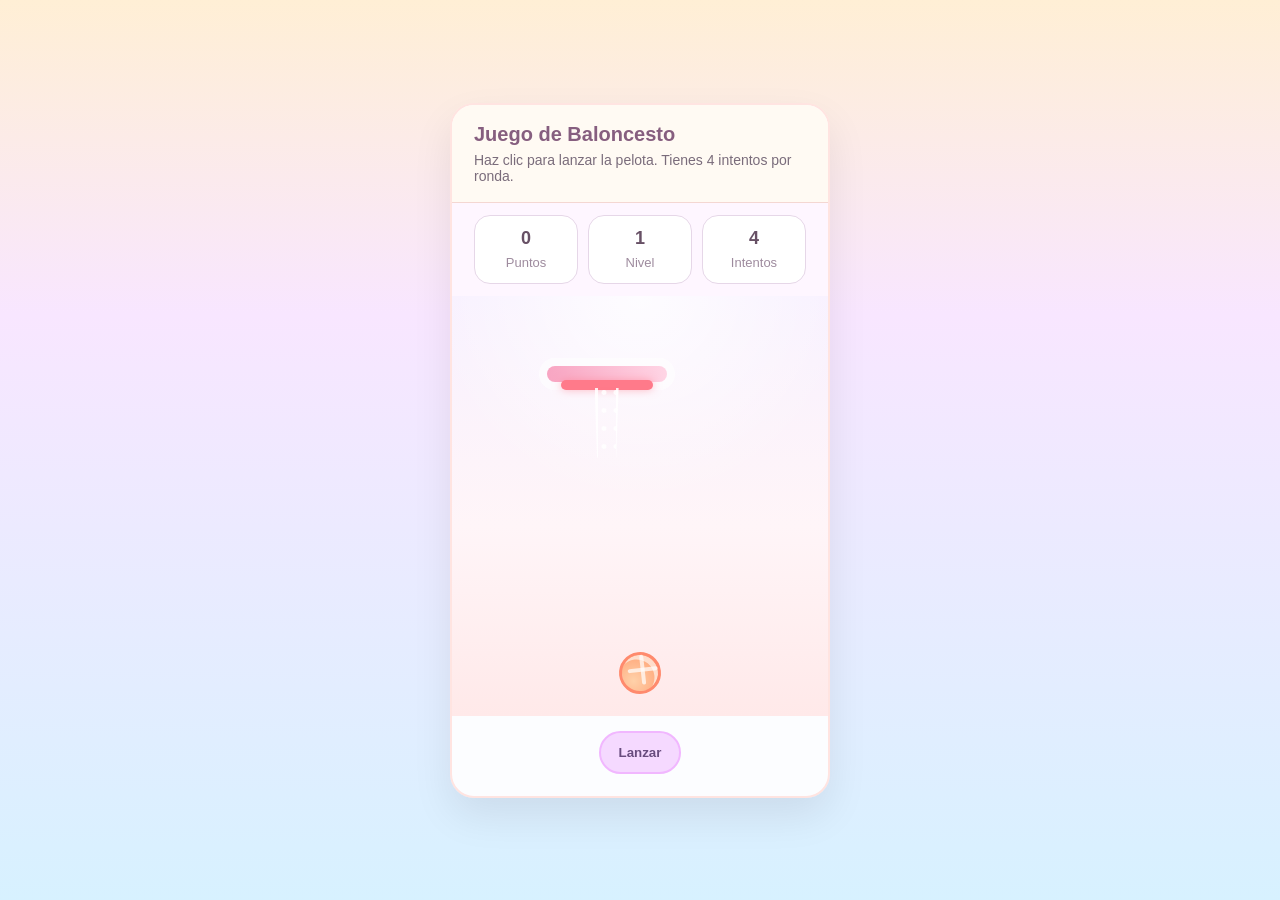
<file: juego-basquet.html>
<!DOCTYPE html>
<html lang="es">
<head>
  <meta charset="UTF-8" />
  <meta name="viewport" content="width=device-width, initial-scale=1.0" />
  <title>Juego de Baloncesto Pastel</title>
  <style>
    * {
      box-sizing: border-box;
      margin: 0;
      padding: 0;
      font-family: "Segoe UI", Tahoma, Geneva, Verdana, sans-serif;
    }

    body {
      min-height: 100vh;
      background: linear-gradient(180deg, #ffefd5 0%, #f8e6ff 35%, #d7f1ff 100%);
      display: flex;
      justify-content: center;
      align-items: center;
      padding: 20px;
    }

    .game-shell {
      width: 380px;
      background: rgba(255, 255, 255, 0.9);
      border: 2px solid #ffe4e1;
      border-radius: 24px;
      box-shadow: 0 18px 40px rgba(0, 0, 0, 0.08);
      overflow: hidden;
    }

    .header {
      padding: 18px 22px;
      background: #fffaf3;
      border-bottom: 1px solid #f4d7d2;
    }

    .header h1 {
      font-size: 20px;
      color: #865e7f;
      margin-bottom: 6px;
    }

    .header p {
      color: #7a6c7b;
      font-size: 14px;
    }

    .status-row {
      display: flex;
      justify-content: space-between;
      padding: 12px 22px;
      background: #fef6ff;
      gap: 10px;
    }

    .status-card {
      background: #fff;
      border: 1px solid #e6d7e8;
      border-radius: 16px;
      padding: 12px;
      width: 100%;
      text-align: center;
    }

    .status-card strong {
      display: block;
      font-size: 18px;
      color: #675065;
      margin-bottom: 4px;
    }

    .status-card span {
      color: #9e8b9e;
      font-size: 13px;
    }

    .court {
      position: relative;
      width: 100%;
      height: 420px;
      background: radial-gradient(circle at top, rgba(255, 255, 255, 0.8), transparent 45%),
        linear-gradient(180deg, #f8f1ff 0%, #fff5f8 55%, #ffe9e9 100%);
      overflow: hidden;
    }

    .hoop {
      position: absolute;
      width: 120px;
      height: 16px;
      top: 70px;
      left: 50px;
      border-radius: 20px;
      background: linear-gradient(90deg, #f8a5c2, #ffd5e5);
      box-shadow: 0 0 0 8px rgba(255, 255, 255, 0.6);
      transform-origin: center;
      animation: sway 2.2s ease-in-out infinite;
    }

    .rim {
      position: absolute;
      top: 14px;
      left: 50%;
      transform: translateX(-50%);
      width: 92px;
      height: 10px;
      border-radius: 40px;
      background: #ff7a8a;
      box-shadow: 0 0 8px rgba(255, 122, 138, 0.5);
    }

    .net {
      position: absolute;
      top: 22px;
      left: 50%;
      transform: translateX(-50%);
      width: 24px;
      height: 70px;
      border-left: 3px solid rgba(255, 255, 255, 0.9);
      border-right: 3px solid rgba(255, 255, 255, 0.9);
      background-image: radial-gradient(circle at 50% 25%, rgba(255, 255, 255, 0.85) 2px, transparent 3px);
      background-size: 12px 18px;
      opacity: 0.95;
      clip-path: polygon(0 0, 100% 0, 90% 100%, 10% 100%);
    }

  .aim-line {
  display: none;
}

    .ball {
      position: absolute;
      width: 42px;
      height: 42px;
      border-radius: 50%;
      background: radial-gradient(circle at 30% 30%, #ffd1a9, #ff9b6d);
      box-shadow: inset -4px -4px 0 rgba(255, 255, 255, 0.6);
      border: 3px solid #ff8a6d;
      left: calc(50% - 21px);
      bottom: 22px;
      transition: transform 0.2s ease;
    }

    .ball::before,
    .ball::after {
      content: "";
      position: absolute;
      background: rgba(255, 255, 255, 0.7);
      border-radius: 999px;
    }

    .ball::before {
      width: 30px;
      height: 4px;
      top: 19px;
      left: 6px;
    }

    .ball::after {
      width: 4px;
      height: 30px;
      top: 6px;
      left: 19px;
    }

    .message {
      position: absolute;
      left: 50%;
      top: 50%;
      transform: translate(-50%, -50%);
      background: rgba(255, 255, 255, 0.95);
      color: #8a7598;
      border: 1px solid #e2d6e7;
      padding: 16px 18px;
      border-radius: 18px;
      text-align: center;
      width: 84%;
      display: none;
    }

    .message.visible {
      display: block;
    }

    .message span {
      display: block;
      margin-bottom: 10px;
      font-size: 16px;
    }

    .message button {
      border: none;
      background: #ffb3c8;
      color: #6b3d5a;
      padding: 10px 16px;
      border-radius: 999px;
      cursor: pointer;
      font-weight: 600;
    }

    .footer {
      padding: 15px 22px 22px;
      display: flex;
      justify-content: center;
      gap: 12px;
      flex-wrap: wrap;
    }

    .action-btn {
      cursor: pointer;
      background: #f5d9ff;
      color: #684c7e;
      border: 2px solid #f1b7ff;
      border-radius: 999px;
      padding: 12px 18px;
      font-weight: 700;
      transition: transform 0.2s ease, background 0.2s ease;
    }

    .action-btn:hover {
      transform: translateY(-2px);
      background: #ffebf7;
    }

    @keyframes sway {
      0%, 100% { transform: translateX(-50%) rotate(-8deg); }
      50% { transform: translateX(-50%) rotate(8deg); }
    }
  </style>
</head>
<body>
  <div class="game-shell">
    <div class="header">
      <h1>Juego de Baloncesto</h1>
      <p>Haz clic para lanzar la pelota. Tienes 4 intentos por ronda.</p>
    </div>
    <div class="status-row">
      <div class="status-card">
        <strong id="score">0</strong>
        <span>Puntos</span>
      </div>
      <div class="status-card">
        <strong id="level">1</strong>
        <span>Nivel</span>
      </div>
      <div class="status-card">
        <strong id="tries">4</strong>
        <span>Intentos</span>
      </div>
    </div>
    <div class="court" id="court">
      <div class="hoop" id="hoop">
        <div class="rim"></div>
        <div class="net"></div>
      </div>
      <div class="aim-line" id="aimLine"></div>
      <div class="ball" id="ball"></div>
      <div class="message" id="message">
        <span id="messageText">¡Listo para lanzar!</span>
        <button id="restartBtn">Reiniciar</button>
      </div>
    </div>
    <div class="footer">
      <button class="action-btn" id="launchBtn">Lanzar</button>
    </div>
  </div>
  <script>
    const hoop = document.getElementById('hoop');
    const ball = document.getElementById('ball');
    const scoreEl = document.getElementById('score');
    const levelEl = document.getElementById('level');
    const triesEl = document.getElementById('tries');
    const message = document.getElementById('message');
    const messageText = document.getElementById('messageText');
    const launchBtn = document.getElementById('launchBtn');
    const restartBtn = document.getElementById('restartBtn');
    const court = document.getElementById('court');
    const aimLine = document.getElementById('aimLine');

    let score = 0;
    let level = 1;
    let tries = 4;
    let isThrowing = false;
    let hoopSpeed = 1.8;
    let hoopDirection = 1;
    let hoopVertical = false;
    let verticalDirection = 1;
    let hoopX = 50;
    let hoopY = 70;
    let ballLeft = 0;
    let ballStartLeft = 0;
    let animationFrame;

    function updateStatus() {
      scoreEl.textContent = score;
      levelEl.textContent = level;
      triesEl.textContent = tries;
    }

    function setMessage(text, show = true) {
      messageText.textContent = text;
      message.classList.toggle('visible', show);
    }

    function updateAim() {
      if (isThrowing) return;
      const courtRect = court.getBoundingClientRect();
      const hoopRect = hoop.getBoundingClientRect();
      const ballRect = ball.getBoundingClientRect();
      const ballCenterX = ballRect.left + ballRect.width / 2;
      const ballCenterY = ballRect.top + ballRect.height / 2;
      const hoopCenterX = hoopRect.left + hoopRect.width / 2;
      const hoopCenterY = hoopRect.top + hoopRect.height / 2;
      const dx = hoopCenterX - ballCenterX;
      const dy = hoopCenterY - ballCenterY;
      const angle = Math.atan2(dy, dx);
      const distance = Math.max(50, Math.sqrt(dx * dx + dy * dy));

      aimLine.style.width = `${distance}px`;
      aimLine.style.left = `${ballCenterX - courtRect.left}px`;
      aimLine.style.top = `${ballCenterY - courtRect.top}px`;
      aimLine.style.transform = `rotate(${angle}rad)`;
      ball.style.transform = `rotate(${angle}rad)`;
    }

    function resetGame() {
      score = 0;
      level = 1;
      tries = 4;
      hoopSpeed = 1.8;
      hoopX = 50;
      hoopY = 70;
      hoopVertical = false;
      ballLeft = ballStartLeft;
      isThrowing = false;
      ball.style.left = `${ballLeft}px`;
      ball.style.bottom = '22px';
      hoop.style.top = `${hoopY}px`;
      hoop.style.left = `${hoopX}px`;
      updateStatus();
      setMessage('¡Listo para lanzar!', false);
      updateAim();
    }

    function nextLevel() {
      level += 1;
      hoopSpeed += 0.4;
      if (level >= 3) {
        hoopVertical = true;
        verticalDirection = 1;
      }
      updateStatus();
      setMessage(`¡Anotaste! Nivel ${level}`, true);
      setTimeout(() => setMessage('Lanza de nuevo', false), 1200);
    }

    function gameOver() {
      setMessage('Perdiste. Reiniciando el juego...', true);
      setTimeout(resetGame, 1800);
    }

    function animateHoop() {
      const courtWidth = court.clientWidth;
      const maxLeft = courtWidth - 120 - 20;
      hoopX += hoopDirection * hoopSpeed * 0.4;
      if (hoopX <= 10 || hoopX >= maxLeft) {
        hoopDirection *= -1;
      }

      const percentX = Math.max(10, Math.min(hoopX, maxLeft));
      hoop.style.left = `${percentX}px`;

      if (hoopVertical) {
        hoopY += verticalDirection * hoopSpeed * 0.25;
        if (hoopY <= 40 || hoopY >= 140) {
          verticalDirection *= -1;
        }
        hoop.style.top = `${hoopY}px`;
      }

      updateAim();
      animationFrame = requestAnimationFrame(animateHoop);
    }

    function launchBall() {
      if (isThrowing) return;
      isThrowing = true;
      const courtRect = court.getBoundingClientRect();
      const hoopRect = hoop.getBoundingClientRect();
      const rimRect = hoop.querySelector('.rim').getBoundingClientRect();
      const startLeft = ballLeft;
      const targetX = hoopRect.left - courtRect.left + hoopRect.width / 2 - 21;
      const deltaX = targetX - startLeft;
      const startBottom = 22;
      const peakHeight = 340;
      const duration = 1200;
      const startTime = Date.now();
      const minHeightToRim = court.clientHeight - (rimRect.bottom - courtRect.top) - startBottom;

      function move() {
        const elapsed = Date.now() - startTime;
        const progress = Math.min(elapsed / duration, 1);
        const height = startBottom + peakHeight * (4 * progress * (1 - progress));
        const x = startLeft + deltaX * progress;
        ball.style.bottom = `${height}px`;
        ball.style.left = `${x}px`;
        ballLeft = x;

        if (progress < 1) {
          requestAnimationFrame(move);
        } else {
          const ballRect = ball.getBoundingClientRect();
          const ballCenterX = ballRect.left + ballRect.width / 2;
          const rimLeft = rimRect.left + 10;
          const rimRight = rimRect.right - 10;

          const scored = ballCenterX >= rimLeft && ballCenterX <= rimRight && peakHeight >= minHeightToRim;
          if (scored) {
            score += 1;
            nextLevel();
          } else {
            tries -= 1;
            if (tries <= 0) {
              gameOver();
            } else {
              setMessage(`Intento fallido. Te quedan ${tries} intentos.`, true);
              setTimeout(() => setMessage('Intenta de nuevo', false), 1300);
            }
          }

          ball.style.bottom = '22px';
          ball.style.left = `${ballStartLeft}px`;
          ballLeft = ballStartLeft;
          isThrowing = false;
          updateStatus();
          updateAim();
        }
      }

      move();
    }

    launchBtn.addEventListener('click', launchBall);
    restartBtn.addEventListener('click', resetGame);
    court.addEventListener('click', launchBall);

    window.addEventListener('load', () => {
      const courtRect = court.getBoundingClientRect();
      ballStartLeft = Math.round((courtRect.width - 42) / 2);
      ballLeft = ballStartLeft;
      ball.style.left = `${ballLeft}px`;
      updateStatus();
      animateHoop();
      updateAim();
      setMessage('¡Listo para lanzar!', false);
    });
  </script>
</body>
</html>
</file>
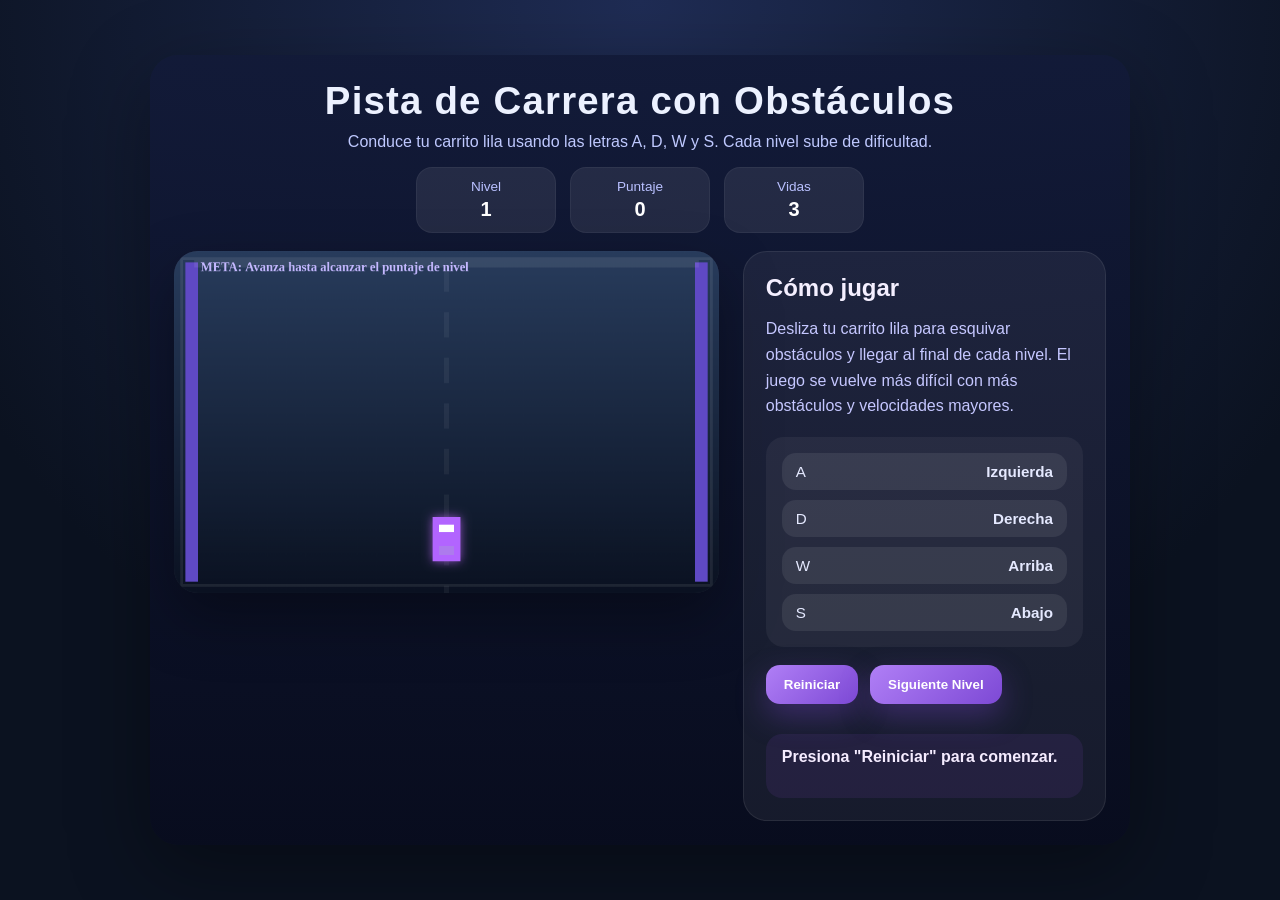
<file: juego-carro.html>
<!DOCTYPE html>
<html lang="es">
<head>
  <meta charset="UTF-8" />
  <meta name="viewport" content="width=device-width, initial-scale=1.0" />
  <title>Pista de Carrera con Obstáculos</title>
  <style>
    :root {
      --fondo: #0b1220;
      --tarjeta: rgba(255,255,255,0.08);
      --texto: #f7f7ff;
      --acento: #c46fff;
      --acento-oscuro: #8f41b7;
      --obstaculo: #ff8c84;
    }

    * {
      box-sizing: border-box;
      margin: 0;
      padding: 0;
    }

    body {
      background: radial-gradient(circle at top, #1f2c54 0%, #0b1220 70%);
      color: var(--texto);
      font-family: 'Segoe UI', Tahoma, Geneva, Verdana, sans-serif;
      min-height: 100vh;
      display: flex;
      align-items: center;
      justify-content: center;
      padding: 20px;
    }

    .contenedor {
      width: min(980px, 100%);
      padding: 24px;
      border-radius: 28px;
      background: linear-gradient(180deg, rgba(18, 26, 56, 0.95), rgba(8, 12, 30, 0.95));
      box-shadow: 0 24px 80px rgba(0, 0, 0, 0.35);
      overflow: hidden;
    }

    .titulo {
      text-align: center;
      margin-bottom: 16px;
    }

    .titulo h1 {
      font-size: clamp(2rem, 3vw, 3rem);
      letter-spacing: 1.2px;
      color: #ecf1ff;
    }

    .titulo p {
      color: #bfc9ff;
      margin-top: 10px;
      font-size: 1rem;
    }

    .info {
      display: flex;
      gap: 14px;
      flex-wrap: wrap;
      justify-content: center;
      margin-bottom: 18px;
    }

    .info div {
      background: var(--tarjeta);
      padding: 12px 18px;
      border-radius: 16px;
      box-shadow: inset 0 0 0 1px rgba(255,255,255,0.05);
      min-width: 140px;
      text-align: center;
    }

    .info div span {
      display: block;
      font-size: 0.85rem;
      color: #b9c0ff;
      margin-bottom: 4px;
    }

    .info div strong {
      font-size: 1.25rem;
      color: #fff;
    }

    .juego {
      display: grid;
      grid-template-columns: 1.2fr 0.8fr;
      gap: 24px;
      align-items: start;
    }

    canvas {
      width: 100%;
      border-radius: 24px;
      background: linear-gradient(180deg, #11182f 0%, #0c1222 100%);
      box-shadow: inset 0 0 0 1px rgba(255,255,255,0.07), 0 24px 60px rgba(0,0,0,0.35);
    }

    .panel {
      background: rgba(255,255,255,0.06);
      border: 1px solid rgba(255,255,255,0.08);
      border-radius: 24px;
      padding: 22px;
      display: flex;
      flex-direction: column;
      gap: 18px;
      min-height: 330px;
    }

    .panel h2 {
      margin-bottom: 14px;
      color: #f4efff;
    }

    .panel p {
      line-height: 1.6;
      color: #c5c7ff;
    }

    .botonera {
      display: flex;
      gap: 12px;
      flex-wrap: wrap;
    }

    button {
      border: none;
      border-radius: 14px;
      padding: 12px 18px;
      cursor: pointer;
      background: linear-gradient(135deg, #b07ff6, #7d49d5);
      color: white;
      font-weight: 700;
      transition: transform 0.18s ease, box-shadow 0.18s ease;
      box-shadow: 0 12px 30px rgba(125, 73, 213, 0.35);
    }

    button:hover {
      transform: translateY(-2px);
      box-shadow: 0 18px 38px rgba(125, 73, 213, 0.45);
    }

    .teclas {
      display: grid;
      gap: 10px;
      background: rgba(255,255,255,0.05);
      padding: 16px;
      border-radius: 18px;
    }

    .tecla {
      display: flex;
      justify-content: space-between;
      padding: 10px 14px;
      border-radius: 14px;
      background: rgba(255,255,255,0.08);
      color: #e5e9ff;
      font-size: 0.95rem;
    }

    .mensaje {
      margin-top: 12px;
      padding: 14px 16px;
      border-radius: 16px;
      background: rgba(111, 63, 169, 0.15);
      color: #f5ecff;
      font-weight: 600;
      min-height: 64px;
    }

    @media (max-width: 860px) {
      .juego {
        grid-template-columns: 1fr;
      }
    }
  </style>
</head>
<body>
  <div class="contenedor">
    <div class="titulo">
      <h1>Pista de Carrera con Obstáculos</h1>
      <p>Conduce tu carrito lila usando las letras A, D, W y S. Cada nivel sube de dificultad.</p>
    </div>

    <div class="info">
      <div>
        <span>Nivel</span>
        <strong id="nivel">1</strong>
      </div>
      <div>
        <span>Puntaje</span>
        <strong id="puntaje">0</strong>
      </div>
      <div>
        <span>Vidas</span>
        <strong id="vidas">3</strong>
      </div>
    </div>

    <div class="juego">
      <canvas id="pista" width="860" height="540"></canvas>
      <div class="panel">
        <div>
          <h2>Cómo jugar</h2>
          <p>Desliza tu carrito lila para esquivar obstáculos y llegar al final de cada nivel. El juego se vuelve más difícil con más obstáculos y velocidades mayores.</p>
        </div>

        <div class="teclas">
          <div class="tecla"><span>A</span><strong>Izquierda</strong></div>
          <div class="tecla"><span>D</span><strong>Derecha</strong></div>
          <div class="tecla"><span>W</span><strong>Arriba</strong></div>
          <div class="tecla"><span>S</span><strong>Abajo</strong></div>
        </div>

        <div class="botonera">
          <button id="reiniciar">Reiniciar</button>
          <button id="siguiente">Siguiente Nivel</button>
        </div>

        <div class="mensaje" id="mensaje">Presiona "Reiniciar" para comenzar.</div>
      </div>
    </div>
  </div>

  <script>
    const canvas = document.getElementById('pista');
    const ctx = canvas.getContext('2d');
    const nivelEl = document.getElementById('nivel');
    const puntajeEl = document.getElementById('puntaje');
    const vidasEl = document.getElementById('vidas');
    const mensajeEl = document.getElementById('mensaje');
    const reiniciarBtn = document.getElementById('reiniciar');
    const siguienteBtn = document.getElementById('siguiente');

    const ancho = canvas.width;
    const alto = canvas.height;
    const carro = {
      x: ancho / 2 - 22,
      y: alto - 120,
      ancho: 44,
      alto: 70,
      velocidad: 6,
      color: '#b264ff'
    };

    let nivel = 1;
    let puntaje = 0;
    let vidas = 3;
    let jugando = false;
    let progreso = 0;
    let obstaculos = [];
    let teclas = { a: false, d: false, w: false, s: false };
    let velocidadObstaculos = 2;
    let objetivoNivel = 1000;

    function inicializar() {
      nivel = 1;
      puntaje = 0;
      vidas = 3;
      obstaculos = [];
      progreso = 0;
      velocidadObstaculos = 2;
      objetivoNivel = 1000;
      actualizarInterfaz();
      mensajeEl.textContent = 'Presiona "Reiniciar" para comenzar.';
      dibujar();
    }

    function iniciarJuego() {
      if (!jugando) {
        jugando = true;
        mensajeEl.textContent = '¡Corre! Evita los obstáculos y llega al final.';
        obstaculos = crearObstaculos(nivel);
        ventanaSolicitarCuadro();
      }
    }

    function ventanaSolicitarCuadro() {
      if (jugando) {
        actualizar();
        dibujar();
        requestAnimationFrame(ventanaSolicitarCuadro);
      }
    }

    function crearObstaculos(n) {
      const cantidad = 5 + n * 2;
      const lista = [];
      for (let i = 0; i < cantidad; i++) {
        const tamaño = 28 + Math.random() * 40;
        lista.push({
          x: Math.random() * (ancho - tamaño - 60) + 30,
          y: -Math.random() * 1200 - i * 140,
          ancho: tamaño,
          alto: tamaño * 0.7,
          velocidad: velocidadObstaculos + Math.random() * 1.4,
          color: `rgba(255, 140, 132, ${0.6 + Math.random() * 0.4})`
        });
      }
      return lista;
    }

    function actualizar() {
      moverCarro();
      moverObstaculos();
      comprobarColisiones();
      progreso += 1;
      puntaje += 1;
      if (progreso >= objetivoNivel) {
        terminarNivel();
      }
      if (vidas <= 0) {
        perderJuego();
      }
      actualizarInterfaz();
    }

    function moverCarro() {
      if (teclas.a) carro.x -= carro.velocidad;
      if (teclas.d) carro.x += carro.velocidad;
      if (teclas.w) carro.y -= carro.velocidad;
      if (teclas.s) carro.y += carro.velocidad;
      carro.x = Math.max(24, Math.min(ancho - carro.ancho - 24, carro.x));
      carro.y = Math.max(24, Math.min(alto - carro.alto - 24, carro.y));
    }

    function moverObstaculos() {
      obstaculos.forEach(obstaculo => {
        obstaculo.y += obstaculo.velocidad;
        if (obstaculo.y > alto + 50) {
          obstaculo.y = -Math.random() * 300 - 80;
          obstaculo.x = Math.random() * (ancho - obstaculo.ancho - 60) + 30;
          obstaculo.velocidad = velocidadObstaculos + Math.random() * 1.4;
        }
      });
    }

    function comprobarColisiones() {
      obstaculos.forEach(obstaculo => {
        if (
          carro.x < obstaculo.x + obstaculo.ancho &&
          carro.x + carro.ancho > obstaculo.x &&
          carro.y < obstaculo.y + obstaculo.alto &&
          carro.y + carro.alto > obstaculo.y
        ) {
          obstaculo.y = alto + 100;
          vidas -= 1;
          puntaje = Math.max(0, puntaje - 80);
        }
      });
    }

    function terminarNivel() {
      nivel += 1;
      progreso = 0;
      velocidadObstaculos += 0.8;
      objetivoNivel += 500;
      obstaculos = crearObstaculos(nivel);
      mensajeEl.textContent = `¡Nivel ${nivel} alcanzado! Obstáculos más rápidos y más desafiantes.`;
    }

    function perderJuego() {
      jugando = false;
      mensajeEl.textContent = 'Juego terminado. Pulsa Reiniciar para volver a jugar.';
      obstaculos = [];
    }

    function actualizarInterfaz() {
      nivelEl.textContent = nivel;
      puntajeEl.textContent = puntaje;
      vidasEl.textContent = vidas;
    }

    function dibujar() {
      ctx.clearRect(0, 0, ancho, alto);
      dibujarPista();
      dibujarCarro();
      dibujarObstaculos();
      dibujarMeta();
    }

    function dibujarPista() {
      const grad = ctx.createLinearGradient(0, 0, 0, alto);
      grad.addColorStop(0, 'rgba(42, 62, 95, 0.95)');
      grad.addColorStop(1, 'rgba(11, 18, 34, 0.95)');
      ctx.fillStyle = grad;
      ctx.fillRect(0, 0, ancho, alto);
      ctx.strokeStyle = 'rgba(255,255,255,0.08)';
      ctx.lineWidth = 4;
      ctx.strokeRect(12, 12, ancho - 24, alto - 24);
      for (let i = 0; i < 14; i++) {
        ctx.fillStyle = 'rgba(255,255,255,0.05)';
        ctx.fillRect(ancho / 2 - 4, i * 72 + ((Date.now() / 20) % 72), 8, 40);
      }
      ctx.fillStyle = '#5f49c4';
      ctx.fillRect(18, 18, 20, alto - 36);
      ctx.fillRect(ancho - 38, 18, 20, alto - 36);
    }

    function dibujarCarro() {
      ctx.save();
      ctx.fillStyle = carro.color;
      ctx.shadowColor = 'rgba(196, 111, 255, 0.68)';
      ctx.shadowBlur = 16;
      ctx.fillRect(carro.x, carro.y, carro.ancho, carro.alto);
      ctx.restore();
      ctx.fillStyle = '#fff';
      ctx.fillRect(carro.x + 10, carro.y + 12, 24, 12);
      ctx.fillStyle = '#ad7bed';
      ctx.fillRect(carro.x + 10, carro.y + carro.alto - 24, 24, 14);
    }

    function dibujarObstaculos() {
      obstaculos.forEach(obstaculo => {
        ctx.fillStyle = obstaculo.color;
        ctx.shadowColor = 'rgba(255, 140, 132, 0.45)';
        ctx.shadowBlur = 12;
        ctx.fillRect(obstaculo.x, obstaculo.y, obstaculo.ancho, obstaculo.alto);
      });
      ctx.shadowBlur = 0;
    }

    function dibujarMeta() {
      ctx.fillStyle = 'rgba(255, 255, 255, 0.08)';
      ctx.fillRect(32, 14, ancho - 64, 12);
      ctx.fillStyle = '#c4b8ff';
      ctx.font = '600 20px Segoe UI';
      ctx.fillText('META: Avanza hasta alcanzar el puntaje de nivel', 42, 32);
    }

    window.addEventListener('keydown', event => {
      const tecla = event.key.toLowerCase();
      if (tecla in teclas) {
        teclas[tecla] = true;
        iniciarJuego();
      }
    });

    window.addEventListener('keyup', event => {
      const tecla = event.key.toLowerCase();
      if (tecla in teclas) {
        teclas[tecla] = false;
      }
    });

    reiniciarBtn.addEventListener('click', () => {
      inicializar();
      iniciarJuego();
    });

    siguienteBtn.addEventListener('click', () => {
      if (!jugando) {
        iniciarJuego();
      } else {
        terminarNivel();
      }
    });

    inicializar();
  </script>
</body>
</html>
</file>
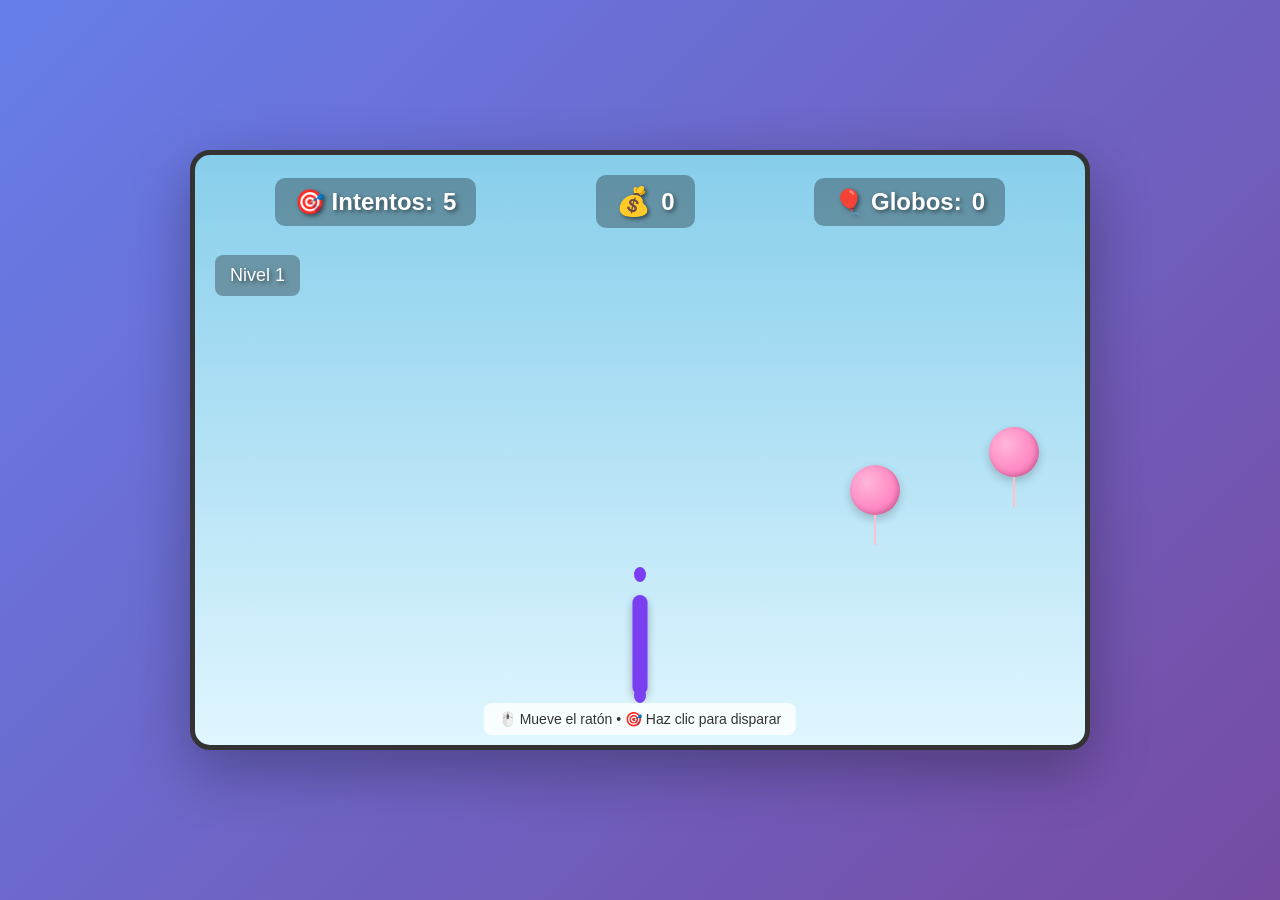
<file: juego-explota-los-globos.html>
<!DOCTYPE html>
<html lang="es">
<head>
    <meta charset="UTF-8">
    <meta name="viewport" content="width=device-width, initial-scale=1.0">
    <title>🎯 Explota Globos - Juego de Arco</title>
    <style>
        * {
            margin: 0;
            padding: 0;
            box-sizing: border-box;
        }

        body {
            width: 100%;
            height: 100vh;
            display: flex;
            justify-content: center;
            align-items: center;
            background: linear-gradient(135deg, #667eea 0%, #764ba2 100%);
            font-family: 'Arial', sans-serif;
            overflow: hidden;
        }

        #gameContainer {
            position: relative;
            width: 900px;
            height: 600px;
            background: linear-gradient(180deg, #87CEEB 0%, #E0F6FF 100%);
            border: 5px solid #333;
            border-radius: 20px;
            box-shadow: 0 20px 60px rgba(0, 0, 0, 0.3);
            overflow: hidden;
        }

        /* HUD */
        #hud {
            position: absolute;
            top: 20px;
            width: 100%;
            display: flex;
            justify-content: space-around;
            align-items: center;
            padding: 0 20px;
            z-index: 100;
            color: white;
            font-weight: bold;
            text-shadow: 2px 2px 4px rgba(0, 0, 0, 0.5);
        }

        .hud-item {
            display: flex;
            align-items: center;
            gap: 10px;
            font-size: 24px;
            background: rgba(0, 0, 0, 0.3);
            padding: 10px 20px;
            border-radius: 10px;
        }

        .coin {
            font-size: 28px;
        }

        /* Arco */
        #bow {
            position: absolute;
            bottom: 50px;
            left: 50%;
            transform: translateX(-50%);
            width: 80px;
            height: 120px;
            cursor: crosshair;
            z-index: 50;
        }

        .bow-body {
            position: absolute;
            bottom: 0;
            left: 50%;
            transform: translateX(-50%);
            width: 15px;
            height: 100px;
            background: #7B3FF2;
            border-radius: 10px;
            box-shadow: 0 4px 8px rgba(0, 0, 0, 0.3);
        }

        .bow-top, .bow-bottom {
            position: absolute;
            left: 50%;
            transform: translateX(-50%);
            width: 12px;
            height: 15px;
            background: #7B3FF2;
            border-radius: 50%;
        }

        .bow-top {
            top: -8px;
        }

        .bow-bottom {
            bottom: -8px;
        }

        /* Flechas */
        .arrow {
            position: absolute;
            width: 8px;
            height: 30px;
            background: linear-gradient(90deg, #FFD700 0%, #FFA500 100%);
            border-radius: 4px;
            left: 50%;
            bottom: 100px;
            transform: translateX(-50%);
            box-shadow: 0 2px 4px rgba(0, 0, 0, 0.3);
            pointer-events: none;
        }

        .arrow::before {
            content: '';
            position: absolute;
            top: -8px;
            left: 50%;
            transform: translateX(-50%);
            width: 0;
            height: 0;
            border-left: 4px solid transparent;
            border-right: 4px solid transparent;
            border-bottom: 8px solid #FF8C00;
        }

        /* Globos */
        .balloon {
            position: absolute;
            cursor: pointer;
            transition: transform 0.1s;
        }

        .balloon:hover {
            transform: scale(1.1);
        }

        .balloon-shape {
            width: 100%;
            height: 100%;
            background: radial-gradient(ellipse at 35% 35%, #FFB6D9, #FF69B4);
            border-radius: 50%;
            box-shadow: inset -2px -2px 5px rgba(0, 0, 0, 0.2), 0 4px 10px rgba(0, 0, 0, 0.2);
            position: relative;
        }

        .balloon-string {
            position: absolute;
            bottom: -30px;
            left: 50%;
            transform: translateX(-50%);
            width: 2px;
            height: 30px;
            background: #FFC0CB;
        }

        /* Partículas y efectos */
        .particle {
            position: absolute;
            pointer-events: none;
        }

        .coin-particle {
            font-size: 24px;
            animation: floatUp 1s ease-out forwards;
        }

        @keyframes floatUp {
            0% {
                opacity: 1;
                transform: translateY(0) scale(1);
            }
            100% {
                opacity: 0;
                transform: translateY(-80px) scale(0.5);
            }
        }

        .pop-effect {
            width: 40px;
            height: 40px;
            border: 3px solid #FF69B4;
            border-radius: 50%;
            animation: popEffect 0.4s ease-out forwards;
        }

        @keyframes popEffect {
            0% {
                transform: scale(1);
                opacity: 1;
            }
            100% {
                transform: scale(2);
                opacity: 0;
            }
        }

        /* Pantalla de Game Over */
        #gameOverScreen {
            position: absolute;
            top: 0;
            left: 0;
            width: 100%;
            height: 100%;
            background: rgba(0, 0, 0, 0.9);
            display: flex;
            flex-direction: column;
            justify-content: center;
            align-items: center;
            z-index: 1000;
            color: white;
            text-align: center;
            display: none;
        }

        #gameOverScreen.show {
            display: flex;
        }

        .game-over-content h1 {
            font-size: 48px;
            margin-bottom: 20px;
            color: #FFD700;
        }

        .game-over-content p {
            font-size: 32px;
            margin: 10px 0;
        }

        .stats {
            font-size: 24px;
            margin: 30px 0;
            background: rgba(255, 255, 255, 0.1);
            padding: 20px;
            border-radius: 10px;
        }

        .stats div {
            margin: 10px 0;
        }

        .restart-btn {
            margin-top: 30px;
            padding: 15px 40px;
            font-size: 24px;
            background: linear-gradient(135deg, #667eea 0%, #764ba2 100%);
            color: white;
            border: none;
            border-radius: 50px;
            cursor: pointer;
            transition: transform 0.2s;
            font-weight: bold;
        }

        .restart-btn:hover {
            transform: scale(1.1);
        }

        .restart-btn:active {
            transform: scale(0.95);
        }

        /* Controles */
        #controls {
            position: absolute;
            bottom: 10px;
            left: 50%;
            transform: translateX(-50%);
            color: #333;
            font-size: 14px;
            background: rgba(255, 255, 255, 0.8);
            padding: 8px 15px;
            border-radius: 8px;
            z-index: 50;
        }

        .level-indicator {
            position: absolute;
            top: 100px;
            left: 20px;
            font-size: 18px;
            color: white;
            background: rgba(0, 0, 0, 0.3);
            padding: 10px 15px;
            border-radius: 8px;
            text-shadow: 2px 2px 4px rgba(0, 0, 0, 0.5);
        }
    </style>
</head>
<body>
    <div id="gameContainer">
        <div class="level-indicator">Nivel <span id="levelNum">1</span></div>
        
        <div id="hud">
            <div class="hud-item">
                <span>🎯 Intentos:</span>
                <span id="attempts">5</span>
            </div>
            <div class="hud-item">
                <span class="coin">💰</span>
                <span id="coins">0</span>
            </div>
            <div class="hud-item">
                <span>🎈 Globos:</span>
                <span id="balloonsLeft">5</span>
            </div>
        </div>

        <div id="bow">
            <div class="bow-body"></div>
            <div class="bow-top"></div>
            <div class="bow-bottom"></div>
        </div>

        <div id="controls">🖱️ Mueve el ratón • 🎯 Haz clic para disparar</div>

        <div id="gameOverScreen">
            <div class="game-over-content">
                <h1>¡GAME OVER!</h1>
                <div class="stats">
                    <div>🎈 Globos explotados: <span id="finalBalloons">0</span></div>
                    <div>💰 Monedas ganadas: <span id="finalCoins">0</span></div>
                    <div>📊 Precisión: <span id="finalAccuracy">0</span>%</div>
                    <div>⭐ Nivel alcanzado: <span id="finalLevel">1</span></div>
                </div>
                <button class="restart-btn" onclick="location.reload()">🔄 Jugar de Nuevo</button>
            </div>
        </div>
    </body>
</body>

<script>
    const game = {
        container: document.getElementById('gameContainer'),
        attempts: 5,
        maxAttempts: 5,
        coins: 0,
        level: 1,
        balloons: [],
        arrows: [],
        balloonsPopped: 0,
        gameActive: true,
        balloonSize: 50,
        arrowSpeed: 15,
        balloonsPerLevel: 5,
        balloonSpawnDelay: 800,

        init() {
            this.bindEvents();
            this.spawnBalloonsForLevel();
            this.updateHUD();
        },

        bindEvents() {
            document.addEventListener('mousemove', (e) => this.moveBow(e));
            document.addEventListener('click', () => this.shootArrow());
            this.container.addEventListener('click', (e) => this.checkBalloonClick(e));
        },

        moveBow(e) {
            const bow = document.getElementById('bow');
            const containerRect = this.container.getBoundingClientRect();
            const x = e.clientX - containerRect.left;
            const y = e.clientY - containerRect.top;

            const dx = x - (bow.offsetLeft + bow.offsetWidth / 2);
            const dy = y - (bow.offsetTop + bow.offsetHeight / 2);
            const angle = Math.atan2(dy, dx) * 180 / Math.PI;

            bow.style.transform = `translateX(-50%) rotate(${angle + 90}deg)`;
            bow.angle = angle * Math.PI / 180;
        },

        shootArrow() {
            if (!this.gameActive || this.attempts <= 0) return;

            const bow = document.getElementById('bow');
            const angle = bow.angle;
            const speed = this.arrowSpeed;

            const arrow = {
                x: bow.offsetLeft + bow.offsetWidth / 2,
                y: bow.offsetTop,
                vx: Math.sin(angle) * speed,
                vy: Math.cos(angle) * speed * -1,
                element: this.createArrowElement()
            };

            this.arrows.push(arrow);
            this.attempts--;
            this.updateHUD();

            if (this.attempts <= 0) {
                this.endGame();
            }
        },

        createArrowElement() {
            const arrow = document.createElement('div');
            arrow.className = 'arrow';
            this.container.appendChild(arrow);
            return arrow;
        },

        spawnBalloonsForLevel() {
            const count = Math.min(this.balloonsPerLevel + Math.floor(this.level * 0.5), 12);
            for (let i = 0; i < count; i++) {
                setTimeout(() => this.spawnBalloon(), i * this.balloonSpawnDelay);
            }
        },

        spawnBalloon() {
            if (!this.gameActive) return;

            const balloon = document.createElement('div');
            balloon.className = 'balloon';
            
            const x = Math.random() * (this.container.offsetWidth - this.balloonSize);
            const y = Math.random() * (this.container.offsetHeight - 200 - this.balloonSize) + 80;
            
            balloon.style.left = x + 'px';
            balloon.style.top = y + 'px';
            balloon.style.width = this.balloonSize + 'px';
            balloon.style.height = this.balloonSize + 'px';

            balloon.innerHTML = `
                <div class="balloon-shape"></div>
                <div class="balloon-string"></div>
            `;

            this.container.appendChild(balloon);

            const balloonObj = {
                x: x + this.balloonSize / 2,
                y: y + this.balloonSize / 2,
                radius: this.balloonSize / 2,
                element: balloon,
                popped: false
            };

            this.balloons.push(balloonObj);
        },

        checkBalloonClick(e) {
            if (!this.gameActive) return;

            const rect = this.container.getBoundingClientRect();
            const clickX = e.clientX - rect.left;
            const clickY = e.clientY - rect.top;

            for (let balloon of this.balloons) {
                if (!balloon.popped) {
                    const dx = clickX - balloon.x;
                    const dy = clickY - balloon.y;
                    const distance = Math.sqrt(dx * dx + dy * dy);

                    if (distance < balloon.radius) {
                        this.popBalloon(balloon);
                        return;
                    }
                }
            }
        },

        update() {
            // Actualizar flechas
            for (let i = this.arrows.length - 1; i >= 0; i--) {
                const arrow = this.arrows[i];
                arrow.x += arrow.vx;
                arrow.y += arrow.vy;

                arrow.element.style.left = arrow.x + 'px';
                arrow.element.style.top = arrow.y + 'px';

                // Colisión con globos
                for (let balloon of this.balloons) {
                    if (!balloon.popped) {
                        const dx = arrow.x - balloon.x;
                        const dy = arrow.y - balloon.y;
                        const distance = Math.sqrt(dx * dx + dy * dy);

                        if (distance < balloon.radius) {
                            this.popBalloon(balloon);
                            this.arrows.splice(i, 1);
                            arrow.element.remove();
                            return;
                        }
                    }
                }

                // Salir de pantalla
                if (arrow.y < -10 || arrow.x < -10 || arrow.x > this.container.offsetWidth || arrow.y > this.container.offsetHeight) {
                    arrow.element.remove();
                    this.arrows.splice(i, 1);
                }
            }

            if (this.gameActive) {
                requestAnimationFrame(() => this.update());
            }
        },

        popBalloon(balloon) {
            if (balloon.popped) return;

            balloon.popped = true;
            balloon.element.style.opacity = '0';
            balloon.element.style.transform = 'scale(0.3)';
            balloon.element.style.transition = 'all 0.3s ease-out';

            // Efecto de explosión
            const effect = document.createElement('div');
            effect.className = 'pop-effect';
            effect.style.left = balloon.x - 20 + 'px';
            effect.style.top = balloon.y - 20 + 'px';
            this.container.appendChild(effect);

            setTimeout(() => effect.remove(), 400);

            // Monedas
            const coinsEarned = 10 + (this.level * 5);
            this.coins += coinsEarned;
            this.balloonsPopped++;

            // Partícula de moneda
            const coinParticle = document.createElement('div');
            coinParticle.className = 'coin-particle particle';
            coinParticle.textContent = '+' + coinsEarned + '💰';
            coinParticle.style.left = balloon.x + 'px';
            coinParticle.style.top = balloon.y + 'px';
            this.container.appendChild(coinParticle);

            setTimeout(() => coinParticle.remove(), 1000);

            setTimeout(() => balloon.element.remove(), 300);

            this.updateHUD();

            // Subir de nivel
            if (this.balloonsPopped % (this.balloonsPerLevel + Math.floor(this.level * 0.5)) === 0) {
                this.levelUp();
            }
        },

        levelUp() {
            this.level++;
            this.attempts = this.maxAttempts + Math.floor(this.level * 0.5);
            this.balloonSize = Math.max(40, 50 - this.level * 2);
            this.arrowSpeed = 15 + this.level * 0.5;
            this.balloonSpawnDelay = Math.max(400, 800 - this.level * 50);

            this.updateHUD();
            this.spawnBalloonsForLevel();
        },

        updateHUD() {
            document.getElementById('attempts').textContent = this.attempts;
            document.getElementById('coins').textContent = this.coins;
            document.getElementById('balloonsLeft').textContent = this.balloons.filter(b => !b.popped).length;
            document.getElementById('levelNum').textContent = this.level;
        },

        endGame() {
            this.gameActive = false;

            const accuracy = this.balloonsPopped > 0 ? Math.round((this.balloonsPopped / (this.maxAttempts * this.level)) * 100) : 0;

            document.getElementById('finalBalloons').textContent = this.balloonsPopped;
            document.getElementById('finalCoins').textContent = this.coins;
            document.getElementById('finalAccuracy').textContent = Math.min(accuracy, 100);
            document.getElementById('finalLevel').textContent = this.level;

            setTimeout(() => {
                document.getElementById('gameOverScreen').classList.add('show');
            }, 500);
        }
    };

    // Iniciar juego
    game.init();
    game.update();
</script>
</file>
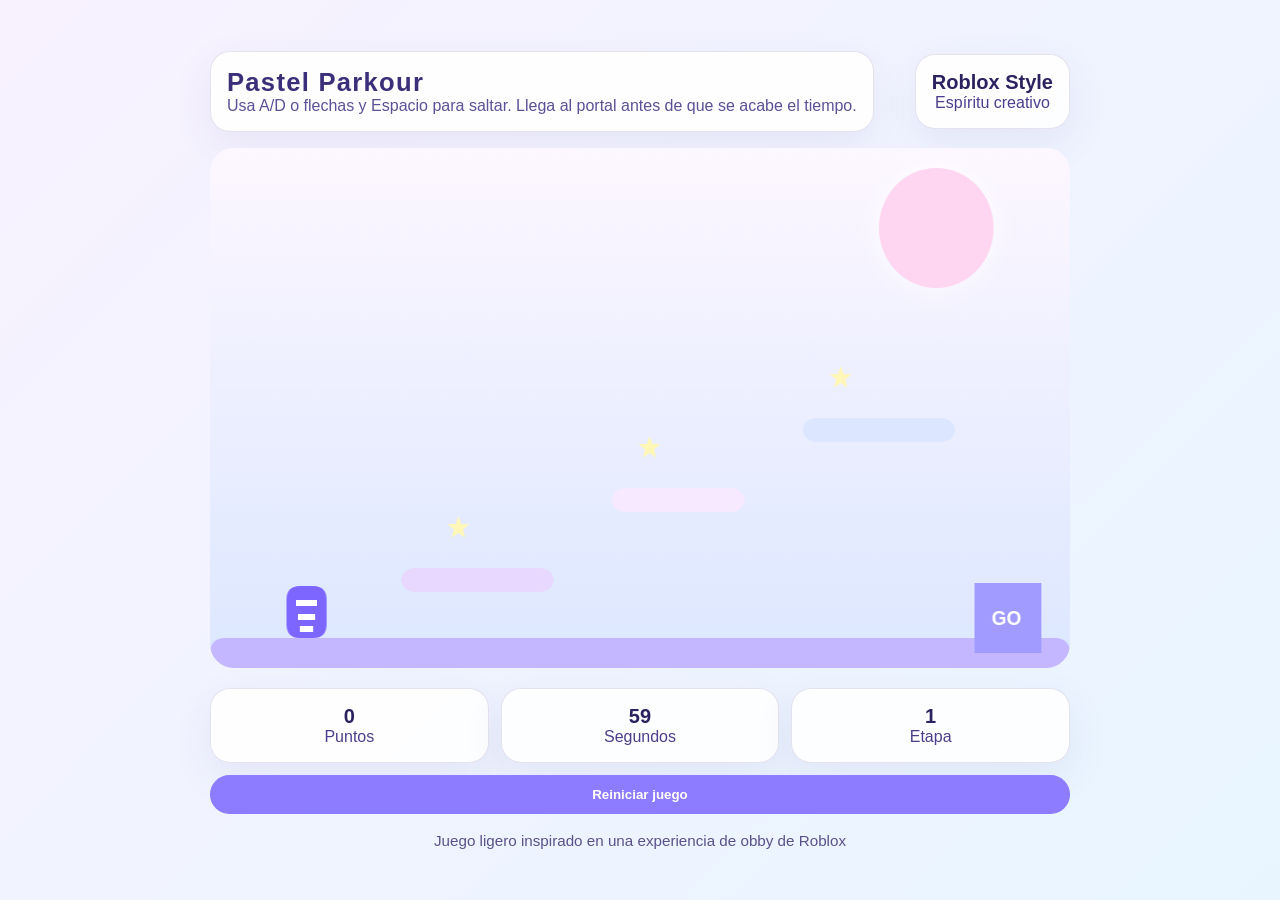
<file: juego-tipo-roblox.html>
<!DOCTYPE html>
<html lang="es">
<head>
<meta charset="UTF-8">
<title>Pastel Parkour</title>
<style>
  :root { background:#f7f3ff; color:#4d3d8c; font-family: Inter, sans-serif; }
  body { margin:0; min-height:100vh; display:flex; align-items:center; justify-content:center; background: linear-gradient(135deg, #f8f2ff 0%, #e8f5ff 100%); }
  .game-container { width:100%; max-width:900px; padding:20px; box-sizing:border-box; }
  header { display:flex; align-items:center; justify-content:space-between; margin-bottom:16px; gap:16px; }
  .panel { background:rgba(255,255,255,.88); border:1px solid rgba(77,61,140,.14); border-radius:20px; box-shadow:0 14px 40px rgba(77,61,140,.08); padding:16px; }
  h1 { margin:0; font-size:1.6rem; letter-spacing:0.05em; color:#3c2f7a; }
  p { margin:0; color:#5c5096; }
  #gameCanvas { width:100%; height:520px; border-radius:24px; background:linear-gradient(180deg, #f4f1ff 0%, #dfe7ff 100%); box-shadow: inset 0 0 0 1px rgba(255,255,255,.5); }
  .info { display:grid; grid-template-columns: repeat(3, minmax(100px,1fr)); gap:12px; margin-top:16px; }
  .badge { text-align:center; }
  .badge strong { display:block; font-size:1.25rem; color:#2c225f; }
  button { margin-top:12px; width:100%; padding:12px 16px; border:none; border-radius:999px; background:#8d7cff; color:white; font-weight:700; cursor:pointer; transition:transform .2s ease, background .2s ease; }
  button:hover { transform:translateY(-2px); background:#6f5bee; }
  footer { margin-top:18px; color:#5b518a; font-size:0.95rem; text-align:center; }
</style>
</head>
<body>
<div class="game-container">
<header>
  <div class="panel">
    <h1>Pastel Parkour</h1>
    <p>Usa A/D o flechas y Espacio para saltar. Llega al portal antes de que se acabe el tiempo.</p>
  </div>
  <div class="panel badge">
    <strong>Roblox Style</strong>
    <span>Espíritu creativo</span>
  </div>
</header>
<canvas id="gameCanvas" width="900" height="520"></canvas>
<div class="info">
  <div class="panel badge"><strong id="score">0</strong>Puntos</div>
  <div class="panel badge"><strong id="time">60</strong>Segundos</div>
  <div class="panel badge"><strong id="stage">1</strong>Etapa</div>
</div>
<button id="restartBtn">Reiniciar juego</button>
<footer>Juego ligero inspirado en una experiencia de obby de Roblox</footer>
</div>
<script>
const canvas = document.getElementById("gameCanvas");
const ctx = canvas.getContext("2d");
const scoreLabel = document.getElementById("score");
const timeLabel = document.getElementById("time");
const stageLabel = document.getElementById("stage");
const restartBtn = document.getElementById("restartBtn");

const width = canvas.width;
const height = canvas.height;

const player = { x: 80, y: height - 90, w: 42, h: 52, vx: 0, vy: 0, onGround: false, color: "#7d66ff" };
const gravity = 0.8;
const friction = 0.83;
const jumpPower = 16;
const maxStage = 4;
let platforms = [];
let stars = [];
let portal = null;
let keys = {};
let score = 0;
let timeLeft = 60;
let stage = 1;
let running = true;
let lastTime = 0;
let gameOver = false;

function createStage(stageNumber) {
  platforms = [
    { x: 0, y: height - 30, w: width, h: 30, color: "#c5b7ff" },
    { x: 200, y: 420, w: 160, h: 24, color: "#e8d7ff" },
    { x: 420, y: 340, w: 140, h: 24, color: "#f7e9ff" },
    { x: 620, y: 270, w: 160, h: 24, color: "#dce7ff" },
  ];
  if (stageNumber >= 2) {
    platforms.push({ x: 340, y: 210, w: 110, h: 24, color: "#f3f1ff" });
  }
  if (stageNumber >= 3) {
    platforms.push({ x: 130, y: 170, w: 120, h: 24, color: "#f9f4ff" });
  }
  if (stageNumber >= 4) {
    platforms.push({ x: 520, y: 120, w: 120, h: 24, color: "#dfe3ff" });
  }

  stars = [
    { x: 260, y: 380, collected: false },
    { x: 460, y: 300, collected: false },
    { x: 660, y: 230, collected: false },
  ];
  if (stageNumber >= 2) stars.push({ x: 360, y: 170, collected: false });
  if (stageNumber >= 3) stars.push({ x: 180, y: 130, collected: false });
  if (stageNumber >= 4) stars.push({ x: 540, y: 80, collected: false });

  portal = { x: width - 100, y: height - 85, w: 70, h: 70 };
  player.x = 80;
  player.y = height - 90;
  player.vx = 0;
  player.vy = 0;
  player.onGround = false;
  stageLabel.textContent = stage;
}

function drawRoundedRect(x,y,w,h,r,color) {
  ctx.fillStyle = color;
  ctx.beginPath();
  ctx.moveTo(x+r, y);
  ctx.lineTo(x+w-r, y);
  ctx.quadraticCurveTo(x+w, y, x+w, y+r);
  ctx.lineTo(x+w, y+h-r);
  ctx.quadraticCurveTo(x+w, y+h, x+w-r, y+h);
  ctx.lineTo(x+r, y+h);
  ctx.quadraticCurveTo(x, y+h, x, y+h-r);
  ctx.lineTo(x, y+r);
  ctx.quadraticCurveTo(x, y, x+r, y);
  ctx.fill();
}

function drawScene() {
  ctx.clearRect(0,0,width,height);
  ctx.fillStyle = "#eef0ff";
  ctx.fillRect(0,0,width,height);
  const gradient = ctx.createLinearGradient(0,0,0,height);
  gradient.addColorStop(0,"#fdf7ff");
  gradient.addColorStop(1,"#dce7ff");
  ctx.fillStyle = gradient;
  ctx.fillRect(0,0,width,height);

  ctx.fillStyle = "#ffd6f1";
  ctx.shadowColor = "rgba(255,255,255,0.8)";
  ctx.shadowBlur = 25;
  ctx.beginPath();
  ctx.arc(760,80,60,0,Math.PI*2);
  ctx.fill();
  ctx.shadowBlur = 0;

  platforms.forEach(p => drawRoundedRect(p.x, p.y, p.w, p.h, 16, p.color));
  stars.forEach(star => {
    if (star.collected) return;
    ctx.save();
    ctx.translate(star.x, star.y);
    ctx.fillStyle = "#fff7b8";
    ctx.beginPath();
    for (let i=0;i<5;i++){
      ctx.lineTo(Math.cos((18 + i*72) * Math.PI/180)*12, -Math.sin((18 + i*72) * Math.PI/180)*12);
      ctx.lineTo(Math.cos((54 + i*72) * Math.PI/180)*5, -Math.sin((54 + i*72) * Math.PI/180)*5);
    }
    ctx.closePath();
    ctx.fill();
    ctx.restore();
  });

  ctx.fillStyle = "#a29bff";
  ctx.fillRect(portal.x, portal.y, portal.w, portal.h);
  ctx.fillStyle = "#fff";
  ctx.font = "700 20px Inter,sans-serif";
  ctx.fillText("GO", portal.x + 18, portal.y + 42);

  drawRoundedRect(player.x, player.y, player.w, player.h, 14, player.color);
  ctx.fillStyle = "#ffffff";
  ctx.fillRect(player.x+10, player.y+14, 22, 6);
  ctx.fillRect(player.x+12, player.y+28, 18, 6);
  ctx.fillRect(player.x+14, player.y+40, 14, 6);
}

function collideRect(a,b){
  return a.x < b.x + b.w && a.x + a.w > b.x && a.y < b.y + b.h && a.y + a.h > b.y;
}

function updatePhysics(delta) {
  if (keys.ArrowLeft || keys.KeyA) player.vx = Math.max(player.vx - 1.1, -7);
  if (keys.ArrowRight || keys.KeyD) player.vx = Math.min(player.vx + 1.1, 7);
  if (!keys.ArrowLeft && !keys.KeyA && !keys.ArrowRight && !keys.KeyD) player.vx *= friction;
  player.vy += gravity;
  player.x += player.vx;
  player.y += player.vy;
  if (player.x < 0) player.x = 0, player.vx = 0;
  if (player.x + player.w > width) player.x = width - player.w, player.vx = 0;
  if (player.y + player.h > height) { player.y = height - player.h; player.vy = 0; player.onGround = true; }

  player.onGround = false;
  platforms.forEach(p => {
    const foot = { x: player.x, y: player.y + player.h, w: player.w, h: 2};
    if (collideRect(foot, p) && player.vy >= 0 && player.y + player.h - p.y < 25) {
      player.y = p.y - player.h;
      player.vy = 0;
      player.onGround = true;
    }
  });

  if ((keys.Space || keys.KeyW || keys.ArrowUp) && player.onGround) {
    player.vy = -jumpPower;
    player.onGround = false;
  }

  stars.forEach(star => {
    if (!star.collected && collideRect(player, {x: star.x - 12, y: star.y - 12, w: 24, h: 24})) {
      star.collected = true;
      score += 10;
      scoreLabel.textContent = score;
    }
  });

  if (collideRect(player, portal)) {
    stage++;
    if (stage > maxStage) {
      running = false;
      gameOver = true;
      return;
    }
    createStage(stage);
    timeLeft = Math.max(30, 60 - stage * 10);
  }
}

function drawOverlay() {
  if (gameOver) {
    ctx.fillStyle = "rgba(15, 10, 48, 0.72)";
    ctx.fillRect(0,0,width,height);
    ctx.fillStyle = "#fff";
    ctx.font = "800 42px Inter,sans-serif";
    ctx.textAlign = "center";
    ctx.fillText("¡Felicidades!", width/2, height/2 - 20);
    ctx.font = "600 20px Inter,sans-serif";
    ctx.fillText("Completaste Pastel Parkour", width/2, height/2 + 20);
    ctx.textAlign = "start";
  }
}

function gameLoop(timestamp) {
  if (!lastTime) lastTime = timestamp;
  const delta = timestamp - lastTime;
  lastTime = timestamp;
  if (running) {
    updatePhysics(delta);
    drawScene();
    drawOverlay();
    requestAnimationFrame(gameLoop);
  } else {
    drawScene();
    drawOverlay();
  }
}

function tickTimer() {
  if (!running) return;
  timeLeft--;
  timeLabel.textContent = timeLeft;
  if (timeLeft <= 0) {
    running = false;
    gameOver = true;
  }
}
window.addEventListener("keydown", e => {
  keys[e.code] = true;
  if (["Space","ArrowUp","KeyW"].includes(e.code)) e.preventDefault();
});
window.addEventListener("keyup", e => {
  keys[e.code] = false;
});
restartBtn.addEventListener("click", () => {
  score = 0;
  timeLeft = 60;
  stage = 1;
  running = true;
  gameOver = false;
  lastTime = 0;
  scoreLabel.textContent = score;
  timeLabel.textContent = timeLeft;
  createStage(stage);
  drawScene();
  requestAnimationFrame(gameLoop);
});

createStage(stage);
drawScene();
requestAnimationFrame(gameLoop);
setInterval(tickTimer, 1000);
</script>
</body>
</html>
</file>
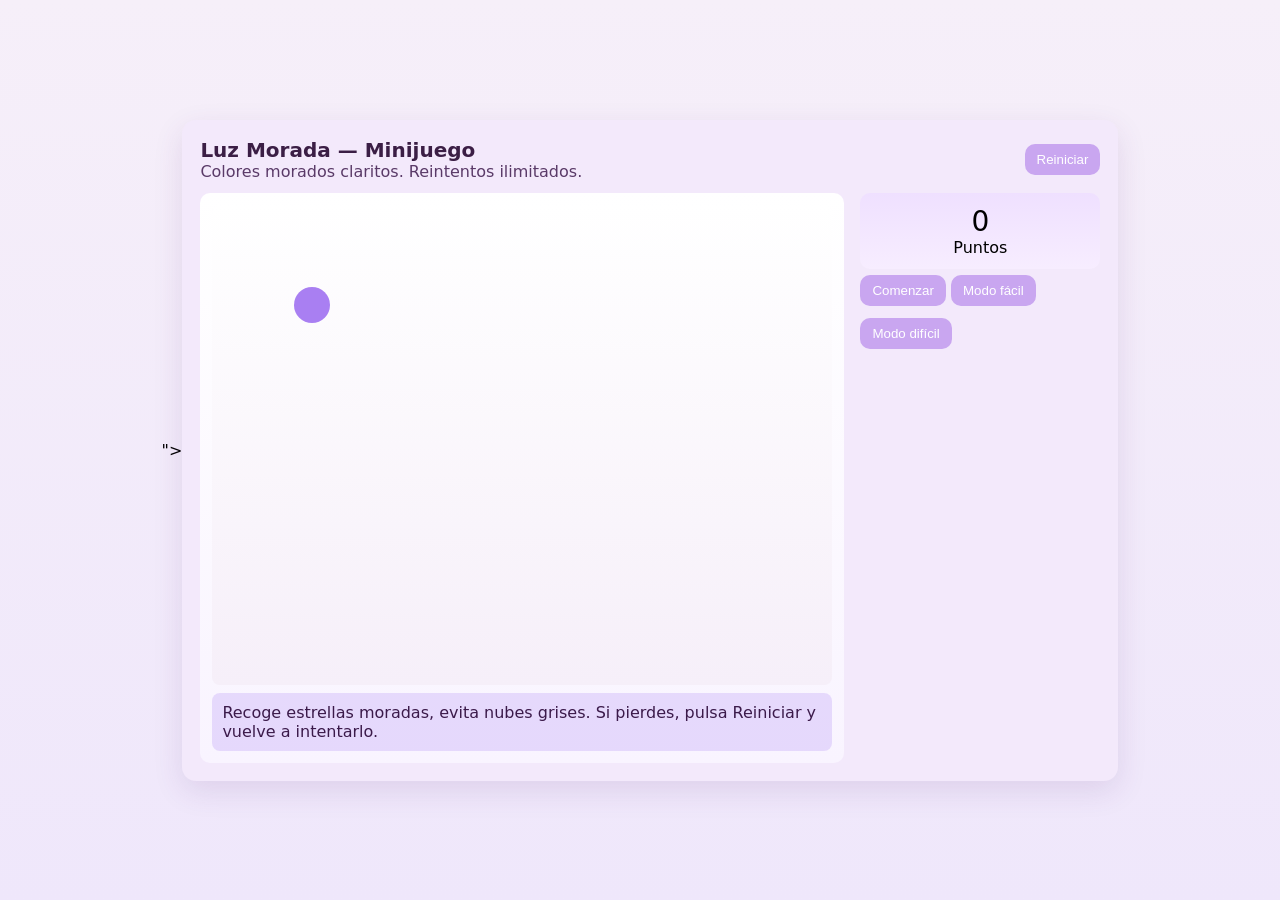
<file: juego.html.html>
<!doctype html>
<html lang="es">
<head>
  <meta charset="utf-8">">
  <meta name="viewport" content="width=device-width,initial-scale=1">
  <title>Juego Luz Morada</title>
  <style>
    :root{--bg:#f6eff9;--panel:#f3e9fb;--accent:#c9a6f0;--text:#2b1b2f}
    body{margin:0;font-family:system-ui,Segoe UI,Roboto,Arial;background:linear-gradient(180deg,var(--bg),#efe7fb);display:flex;align-items:center;justify-content:center;height:100vh}
    .card{width:900px;max-width:95%;background:var(--panel);border-radius:14px;padding:18px;box-shadow:0 10px 30px rgba(90,40,120,0.12)}
    header{display:flex;align-items:center;gap:12px}
    h1{margin:0;color:#3b1e45;font-size:20px}
    .board{display:flex;gap:16px;margin-top:12px}
    .play{flex:1;background:linear-gradient(180deg,#fff,#f9f4ff);border-radius:10px;padding:12px}
    canvas{width:100%;height:480px;border-radius:8px;display:block;background:transparent}
    .side{width:240px}
    .btn{background:var(--accent);color:#fff;padding:8px 12px;border-radius:10px;border:none;cursor:pointer;margin:6px 0}
    .hint{margin-top:8px;padding:10px;border-radius:8px;background:rgba(217,199,250,0.6);color:#3b1a4a}
    @media(max-width:720px){canvas{height:320px}.side{display:none}}
  </style>
</head>
<body>
  <div class="card">
    <header>
      <div>
        <h1>Luz Morada — Minijuego</h1>
        <div style="color:#5a3a68">Colores morados claritos. Reintentos ilimitados.</div>
      </div>
      <div style="margin-left:auto">
        <button class="btn" id="restart">Reiniciar</button>
      </div>
    </header>
    <div class="board">
      <div class="play">
        <canvas id="game"></canvas>
        <div class="hint">Recoge estrellas moradas, evita nubes grises. Si pierdes, pulsa Reiniciar y vuelve a intentarlo.</div>
      </div>
      <aside class="side">
        <div style="background:linear-gradient(180deg,#efe0ff,#f7edff);padding:12px;border-radius:10px;text-align:center">
          <div style="font-size:28px" id="score">0</div>
          <div>Puntos</div>
        </div>
        <button class="btn" id="start">Comenzar</button>
        <button class="btn" id="easy">Modo fácil</button>
        <button class="btn" id="hard">Modo difícil</button>
      </aside>
    </div>
  </div>
  <script>
    // Juego sencillo: mover un círculo (jugador) con ratón/tacto, recoger estrellas, evitar nubes
    const canvas=document.getElementById('game');const ctx=canvas.getContext('2d');function resize(){canvas.width=canvas.clientWidth;canvas.height=canvas.clientHeight}window.addEventListener('resize',resize);resize();
    let player={x:100,y:100,r:18,alive:true};let stars=[];let clouds=[];let score=0;let running=false;let speed=1.6;function rand(min,max){return Math.random()*(max-min)+min}
    function spawn(){stars=[];clouds=[];score=0;for(let i=0;i<8;i++){stars.push({x:rand(80,canvas.width-80),y:rand(60,canvas.height-80),r:10,angle:Math.random()*Math.PI*2})}for(let i=0;i<5;i++){clouds.push({x:rand(canvas.width,canvas.width*2),y:rand(40,canvas.height-80),w:60+hRand(),h:30})}}
    function hRand(){return rand(0,40)}
    function start(){running=true;player.alive=true;spawn();}
    function restart(){start();}
    document.getElementById('start').addEventListener('click',start);document.getElementById('restart').addEventListener('click',restart);
    // input
    canvas.addEventListener('mousemove',e=>{const r=canvas.getBoundingClientRect();player.x=(e.clientX-r.left);player.y=(e.clientY-r.top)});
    canvas.addEventListener('touchmove',e=>{e.preventDefault();const t=e.touches[0];const r=canvas.getBoundingClientRect();player.x=(t.clientX-r.left);player.y=(t.clientY-r.top)},{passive:false});
    function update(dt){if(!running) return; // move clouds left
      for(let c of clouds){c.x-=1.2*speed; if(c.x<-100) c.x=canvas.width+rand(20,400);}
      // collect stars
      for(let i=stars.length-1;i>=0;i--){const s=stars[i];const dx=s.x-player.x;const dy=s.y-player.y;const d=Math.hypot(dx,dy);if(d<player.r+ s.r){stars.splice(i,1);score+=10}}
      // collisions with clouds
      for(let c of clouds){const dx=(c.x)-(player.x);const dy=(c.y)-(player.y);if(Math.abs(dx)<(c.w/2+player.r) && Math.abs(dy)<(c.h/2+player.r)){player.alive=false;running=false}}
      if(stars.length===0){ // win wave: respawn with more challenge
        for(let i=0;i<8;i++){stars.push({x:rand(80,canvas.width-80),y:rand(60,canvas.height-80),r:10})}
        speed*=1.04
      }
    }
    function draw(){ctx.clearRect(0,0,canvas.width,canvas.height);
      // background soft purple
      const g=ctx.createLinearGradient(0,0,0,canvas.height);g.addColorStop(0,'#fff');g.addColorStop(1,'#f6eff9');ctx.fillStyle=g;ctx.fillRect(0,0,canvas.width,canvas.height);
      // stars
      for(const s of stars){ctx.beginPath();ctx.fillStyle='#caa6f8';ctx.arc(s.x,s.y,s.r,0,Math.PI*2);ctx.fill()}
      // clouds
      for(const c of clouds){ctx.fillStyle='rgba(120,110,140,0.16)';ctx.beginPath();ctx.ellipse(c.x,c.y,c.w,c.h,0,0,Math.PI*2);ctx.fill()}
      // player
      ctx.beginPath();ctx.fillStyle=player.alive? '#a97ff2':'#b0a0b8';ctx.arc(player.x,player.y,player.r,0,Math.PI*2);ctx.fill();
      // score
      document.getElementById('score').textContent=score;
    }
    let last=performance.now();function loop(t){const dt=(t-last)/1000;last=t;update(dt);draw();requestAnimationFrame(loop)}requestAnimationFrame(loop);
  </script>
</body>
</html>
</file>
